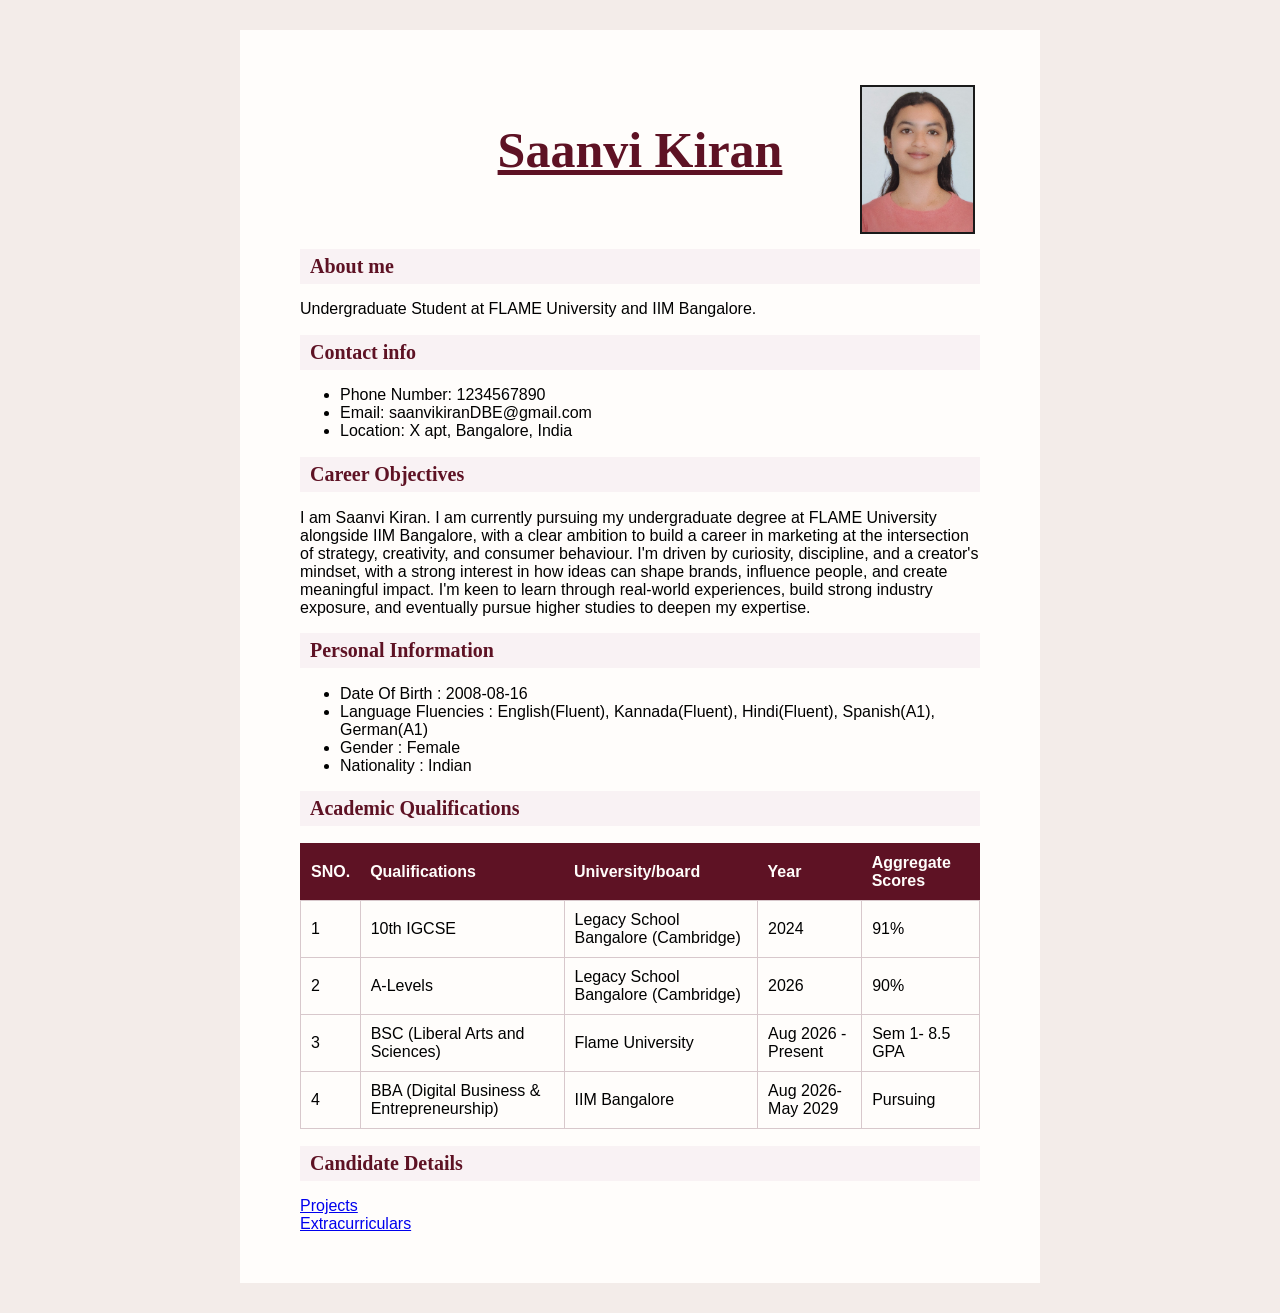
<file: index.html>
<!DOCTYPE html>
<html lang="en">
<meta name="viewport" content="width=device-width, initial-scale=1.0">
<head>
    <meta charset="UTF-8">
    <meta name="viewport" content="width=device-width, initial-scale=1.0">
    <title>Saanvi Kiran Resume</title>
    <link rel="stylesheet" href="styles.css">
</head>
<body>

<div class="page-container">
    <div class="header">
        <img src="Saanvi Kiran - Photo .jpeg" alt="Saanvi Kiran photo" class="profile-photo">
          <h1>Saanvi Kiran</h1>
    </div>

<main class="maincontent">
    <section class="about-box">
         <h2>About me</h2>
         <p>Undergraduate Student at FLAME University and IIM Bangalore.</p>
         <div class="contact-bar">
            <h2>Contact info</h2>
            <ul>
                <li>Phone Number: 1234567890 </li>
                <li>Email: saanvikiranDBE@gmail.com </li>
                <li>Location: X apt, Bangalore, India </li>
            </ul>
        </div>
    </section>

<section>
    <h2>Career Objectives</h2>
    <p>I am Saanvi Kiran. I am currently pursuing my undergraduate degree at FLAME University alongside IIM Bangalore, with a clear ambition to build a career in marketing at the intersection of strategy, creativity, and consumer behaviour. I'm driven by curiosity, discipline, and a creator's mindset, with a strong interest in how ideas can shape brands, influence people, and create meaningful impact. I'm keen to learn through real-world experiences, build strong industry exposure, and eventually pursue higher studies to deepen my expertise.</p>
</section>

<section>
    <h2>Personal Information</h2>  
    <ul>
      <li>Date Of Birth : 2008-08-16 </li> 
      <li>Language Fluencies : English(Fluent), Kannada(Fluent), Hindi(Fluent), Spanish(A1), German(A1) </li> 
      <li> Gender : Female </li> 
      <li> Nationality : Indian </li> 
    </ul> 
</section>    

<section>
   <h2>Academic Qualifications</h2>
   <div class="table-wrapper">
        <table class="table">
            <thead>
                <tr>
                    <th>SNO.</th>
                    <th>Qualifications</th>
                    <th>University/board</th>
                    <th>Year</th>
                    <th>Aggregate Scores</th>
                </tr>
            </thead>
        <tbody>
        <tr>
            <td>1</td>
            <td>10th IGCSE</td>
            <td>Legacy School Bangalore (Cambridge)</td>
            <td>2024</td>
            <td>91%</td>   
    </tr>
    <tr> 
        <td>2 </td>
        <td>A-Levels</td>
        <td>Legacy School Bangalore (Cambridge)</td>
        <td>2026</td>
        <td>90%</td>
    </tr>
    <tr> 
        <td>3</td>
        <td>BSC (Liberal Arts and Sciences)</td>
        <td>Flame University</td>
        <td>Aug 2026 - Present</td>
        <td>Sem 1- 8.5 GPA</td>
    </tr>
    <tr> 
        <td>4</td>
        <td>BBA (Digital Business & Entrepreneurship)</td>
        <td>IIM Bangalore</td>
        <td>Aug 2026-May 2029</td>
        <td>Pursuing</td>
    </tr>
    </tbody>
   </table>
   </div>
   </section>

   <nav class="navbar">
         <h2> Candidate Details</h2>
        <a href="projects.html">Projects</a> <br>
        <a href="extra.html">Extracurriculars</a>
    
</nav>

</main>
</div>
</body>
</html>
</file>
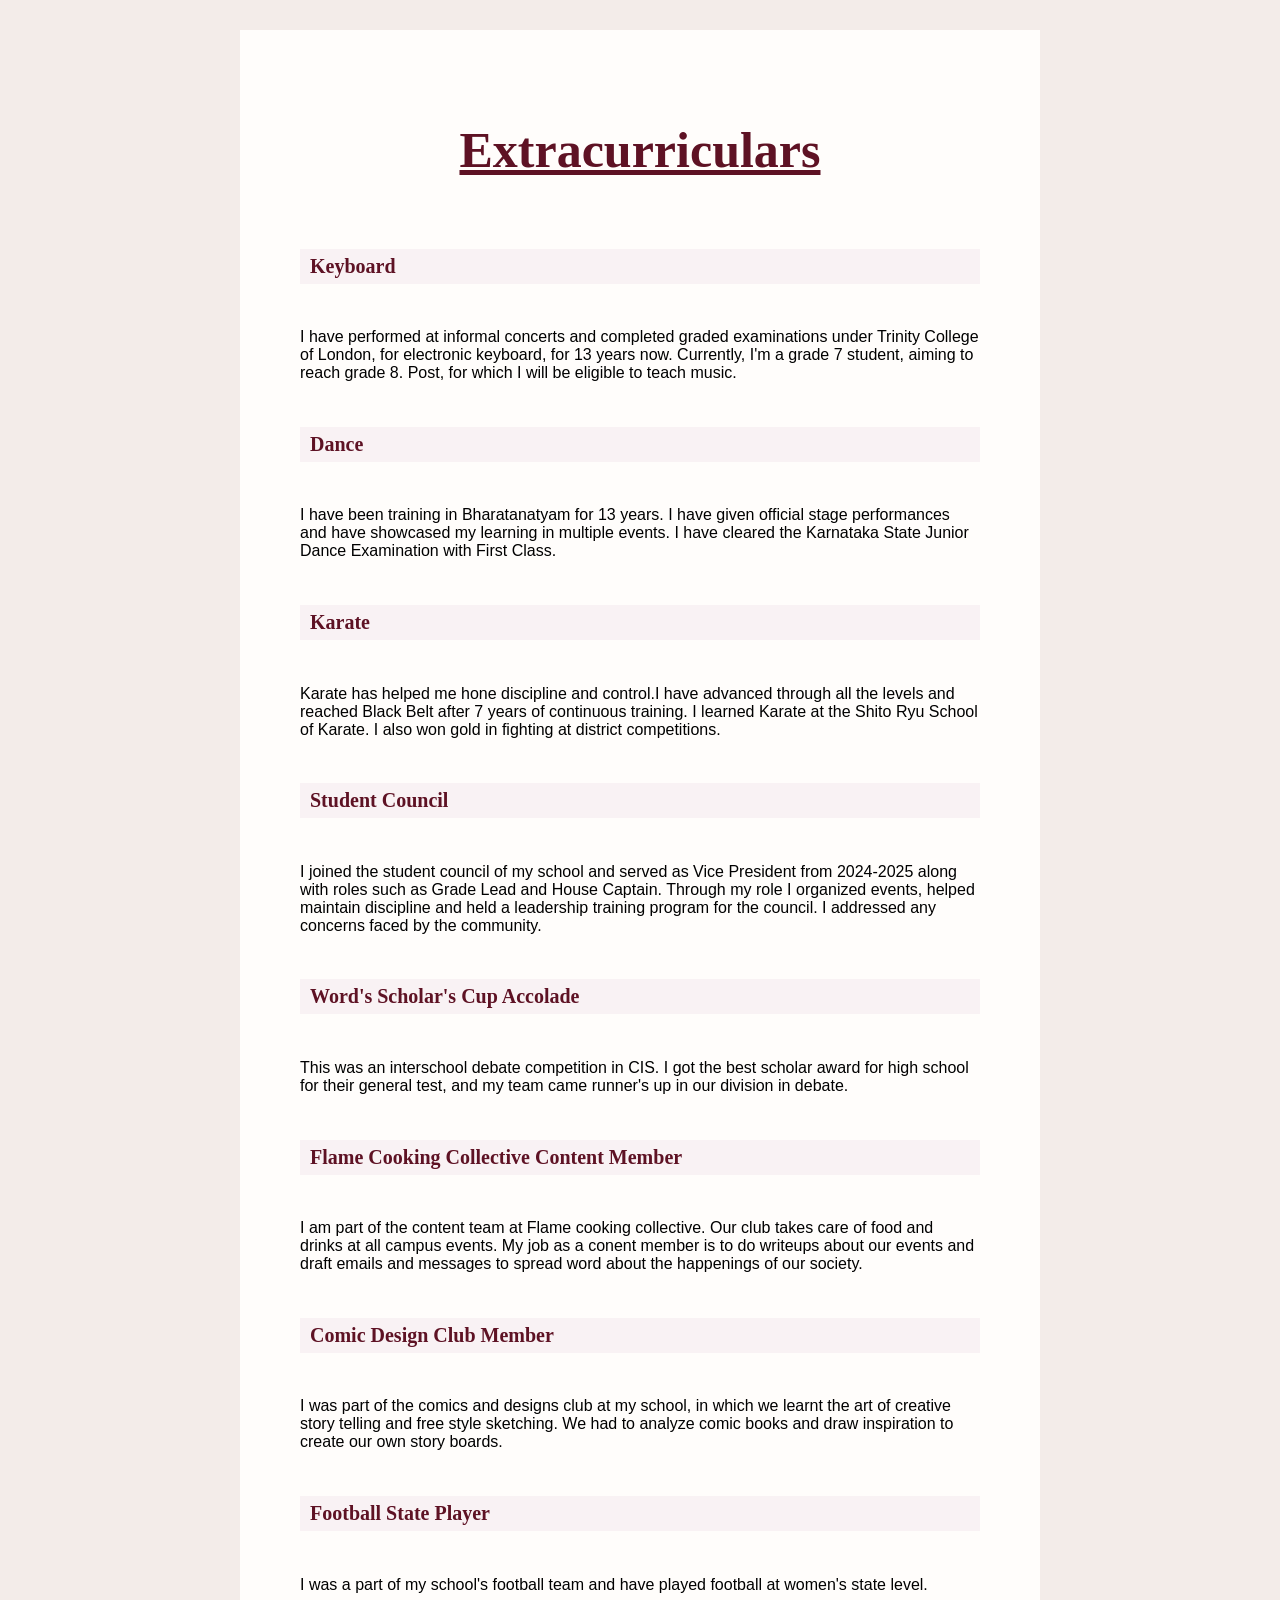
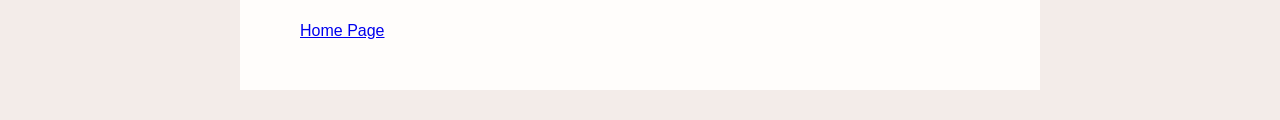
<file: extra.html>
<!DOCTYPE html>
<html lang="en">
<head>
    <meta charset="UTF-8">
    <meta name="viewport" content="width=device-width, initial-scale=1.0">
    <title>Extracurriculars</title>
     <link rel="stylesheet" href="styles.css">
</head>
<body>
<div class="page-container">
    <div class="header">
    <h1>Extracurriculars</h1>
    </div>
    <h2>Keyboard</h2>
    <p>I have performed at informal concerts and completed graded examinations under Trinity College of London, for electronic keyboard, for 13 years now. Currently, I'm a grade 7 student, aiming to reach grade 8. Post, for which I will be eligible to teach music.

    <h2>Dance</h2>
    <p>I have been training in Bharatanatyam for 13 years. I have given official stage performances and have showcased my learning in multiple events. I have cleared the Karnataka State Junior Dance Examination with First Class.</p>

    <h2>Karate</h2>
    <p>Karate has helped me hone discipline and control.I have advanced through all the levels and reached Black Belt after 7 years of continuous training. I learned Karate at the Shito Ryu School of Karate. I also won gold in fighting at district competitions.</p>

    <h2>Student Council </h2>
    <p>I joined the student council of my school and served as Vice President from 2024-2025 along with roles such as Grade Lead and House Captain. Through my role I organized events, helped maintain discipline and held a leadership training program for the council. I addressed any concerns faced by the community.</p>
    
    <h2>Word's Scholar's Cup Accolade </h2>
    <p>This was an interschool debate competition in CIS. I got the best scholar award for high school for their general test, and my team came runner's up in our division in debate. </p>

    <h2>Flame Cooking Collective Content Member</h2>
    <p>I am part of the content team at Flame cooking collective. Our club takes care of food and drinks at all campus events. My job as a conent member is to do writeups about our events and draft emails and messages to spread word about the happenings of our society.</p>
   
    <h2>Comic Design Club Member</h2>
    <p>I was part of the comics and designs club at my school, in which we learnt the art of creative story telling and free style sketching. We had to analyze comic books and draw inspiration to create our own story boards. </p>

    <h2>Football State Player</h2>
    <P>I was a part of my school's football team and have played football at women's state level.</P>

<nav class="navbar">
        <a href="index.html">Home Page</a> <br>
 </nav>  
    
</head>
</div> 
</body>
</html>
</file>
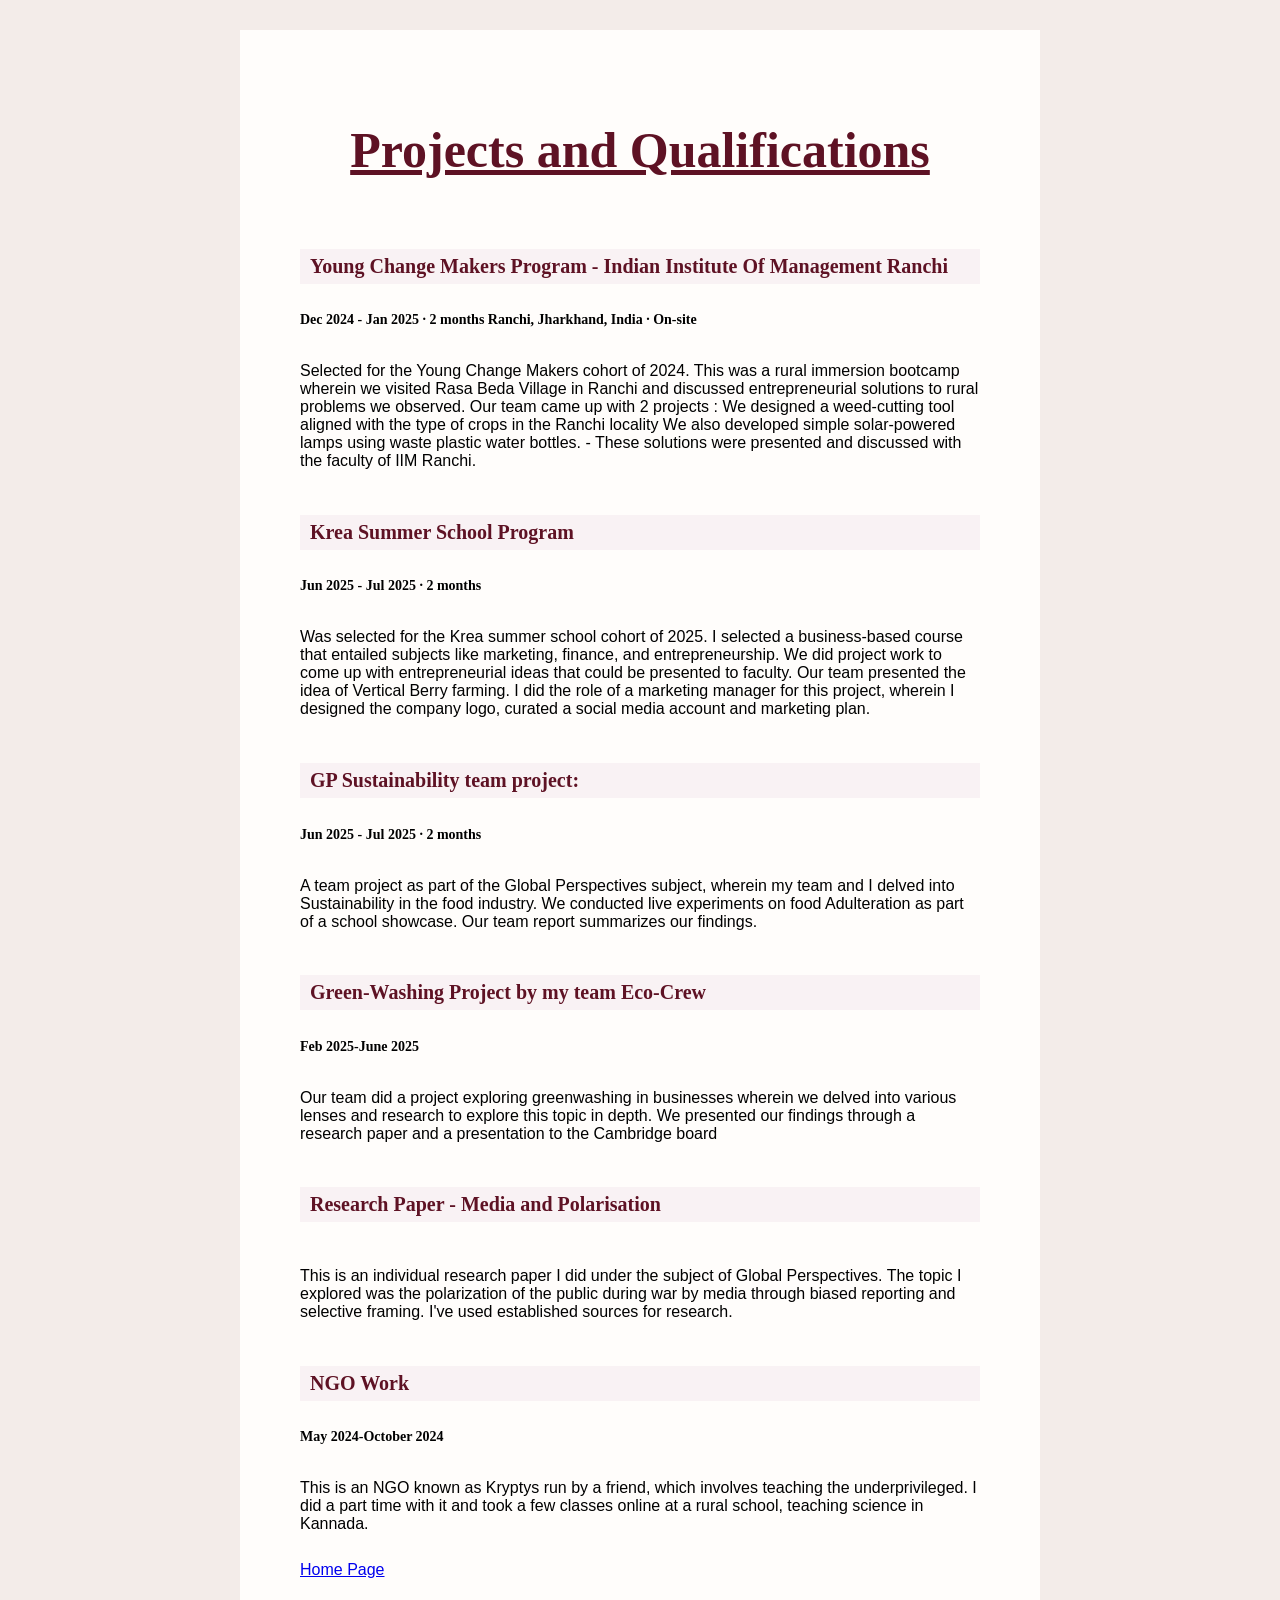
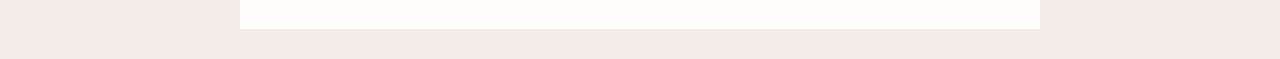
<file: projects.html>
<!DOCTYPE html>
<html lang="en">
<head>
    <meta charset="UTF-8">
    <meta name="viewport" content="width=device-width, initial-scale=1.0">
    <title>Projects</title>
    <link rel="stylesheet" href="styles.css">
</head>
<body>
<div class="page-container">
    <div class="header">
        <h1>Projects and Qualifications</h1>
    </div>
    <h2>Young Change Makers Program - Indian Institute Of Management Ranchi</h2>
    <h3>Dec 2024 - Jan 2025 · 2 months Ranchi, Jharkhand, India · On-site</h3>
    <p>Selected for the Young Change Makers cohort of 2024. This was a rural immersion bootcamp wherein we visited Rasa Beda Village in Ranchi and discussed entrepreneurial solutions to rural problems we observed. Our team came up with 2 projects :
    We designed a weed-cutting tool aligned with the type of crops in the Ranchi locality
    We also developed simple solar-powered lamps using waste plastic water bottles.

- These solutions were presented and discussed with the faculty of IIM Ranchi.</p>

<h2>Krea Summer School Program</h2>
    <h3>Jun 2025 - Jul 2025 · 2 months</h3>
    <p>Was selected for the Krea summer school cohort of 2025. I selected a business-based course that entailed subjects like marketing, finance, and entrepreneurship. We did project work to come up with entrepreneurial ideas that could be presented to faculty. Our team presented the idea of Vertical Berry farming. I did the role of a marketing manager for this project, wherein I designed the company logo, curated a social media account and marketing plan.</p>

<h2>GP Sustainability team project:</h2>
    <h3>Jun 2025 - Jul 2025 · 2 months</h3>
    <p>A team project as part of the Global Perspectives subject, wherein my team and I delved into Sustainability in the food industry. We conducted live experiments on food Adulteration as part of a school showcase. Our team report summarizes our findings.</p>

<h2>Green-Washing Project by my team Eco-Crew</h2>
<h3>Feb 2025-June 2025</h3>
<p>Our team did a project exploring greenwashing in businesses wherein we delved into various lenses and research to explore this topic in depth. We presented our findings through a research paper and a presentation to the Cambridge board</p>

<h2>Research Paper - Media and Polarisation</h2>
<p>This is an individual research paper I did under the subject of Global Perspectives. The topic I explored was the polarization of the public during war by media through biased reporting and selective framing. I've used established sources for research.</p>

<h2>NGO Work</h2>
<h3>May 2024-October 2024</h3>
<p>This is an NGO known as Kryptys run by a friend, which involves teaching the underprivileged. I did a part time with it and took a few classes online at a rural school, teaching science in Kannada.</p>
<nav class="navbar">
        <a href="index.html">Home Page</a> <br>
 </nav>  
</div>
</body>
</html>
</file>
<file: styles.css>
html {
    background-color:#FAF7F5;

*{
    box-sizing:border-box;
}
}
.page-container{
    height:auto;
    max-width:800px;
    margin:20px auto;
    position:relative;
    background-color:#FFFDFB;
    padding:min(50px,6vw) min(60px,7.5vw);
    display:flex;
    flex-direction:column;
    gap: 12px;

}

body{
    padding:10px;
    font-family:'Segoe UI', Arial, sans-serif;
    background-color:#FAF7F5;
    margin:0;
}
h1{
    text-align: center;
    font-size:min(50px,6.2vw);
    color:#5E1224 ;
    font-family:'Times New Roman', Times, serif;
    text-decoration: underline;
    margin:0;
}

h2{
    font-family:'Times New Roman', Times, serif;
    font-size:min(20px, 3.2vw);
    color:#5E1224;
    background-color:#F9F2F4;
    padding: 6px 10px;
}
h3{
    font-size:9px;
    margin:0 0 6px 0;
    font-size:min(14px,2.2vw);
    font-family: 'Times New Roman', Times, serif ;
}

p, th, td {
    font-size: clamp(13px, 2.5vw, 16px);
}

th,td {
    padding: min(10px,1.5vw)
}

table {
    width:100%;
    border-collapse:collapse;
    border:1px solid #5E1224;
    background-color:#FFFDFB;

}
th{
    background-color:#5E1224;
    color: #FFFDFB;
    padding:10px;
    text-align:left;
}
td{
    border:1px solid #D8C8CC;
    padding:10px;
    text-align:left;
}
.profile-photo {
    position:absolute;
    right:0;
    top:0;
    width: min(115px,14vw);
    height:auto;
    border:2px solid #1A1A1A; 
    margin-top:5px;
    margin-right:5px; 
}


.header {
    width:100%;
    height:min(140px,18vw);
    display:flex;
    position:relative;
    flex-direction:row;
    gap:min(24px,3vw);
    justify-content:center;
    align-items: center;
    background-color:#FFFDFB;
}

@media (min-width:1200px){
    body{
        background-color:#F3ECE9;
    }
}
</file>
